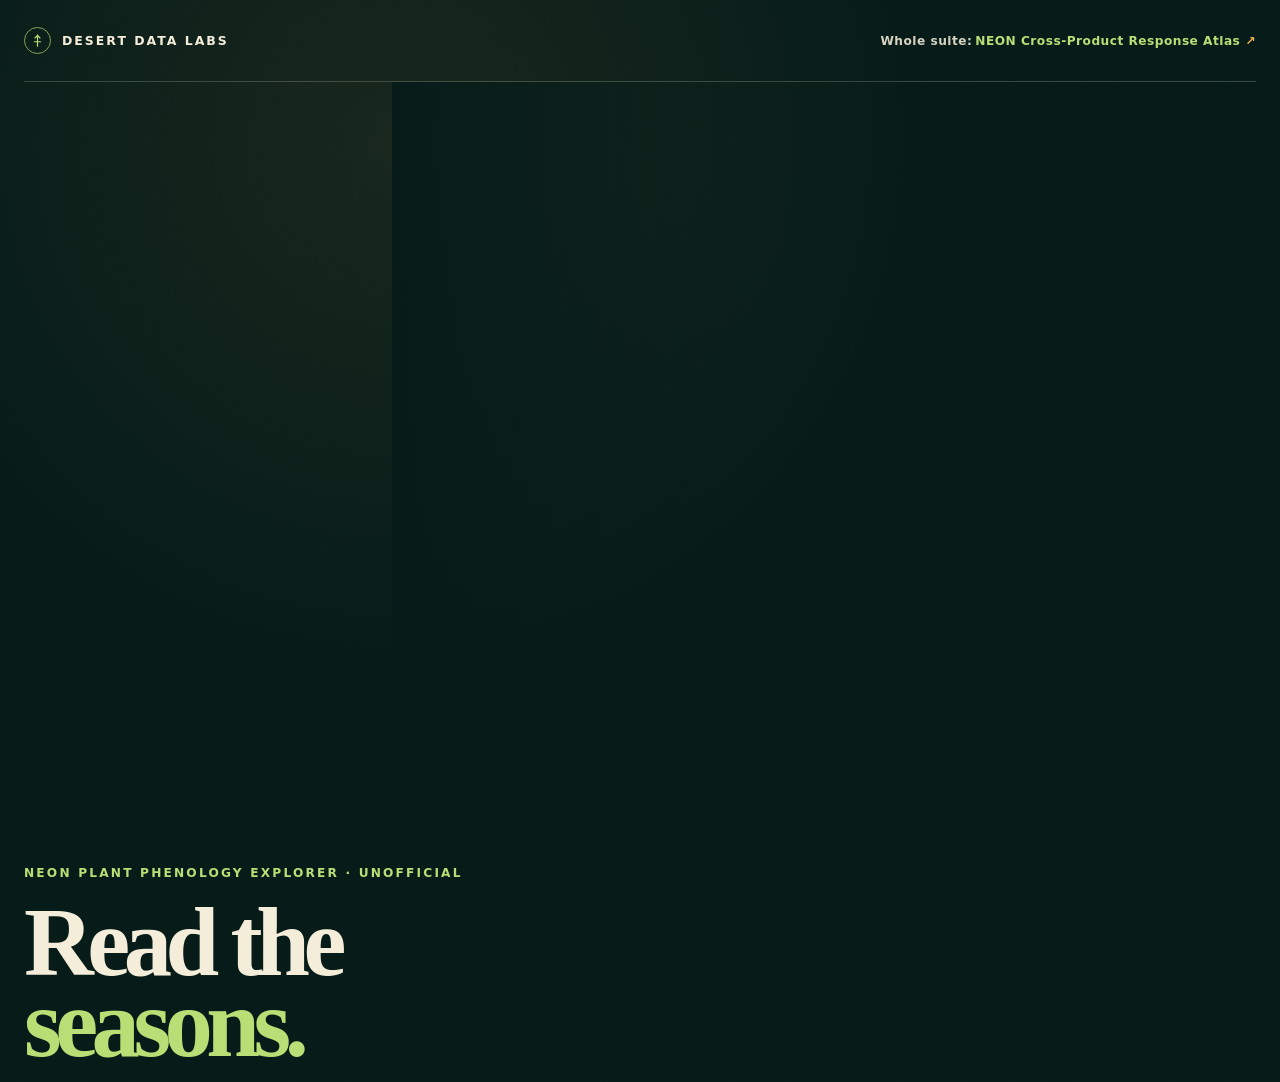
<file: docs/index.html>
<!doctype html>
<html lang="en">
<head>
  <meta charset="utf-8">
  <meta name="viewport" content="width=device-width,initial-scale=1">
  <title>NEON Plant Phenology Explorer · Read the seasons.</title>
  <meta name="description" content="Follow tagged plants through the turning year with public NEON phenology observations.">
  <meta name="theme-color" content="#071c19">
  <meta name="color-scheme" content="dark">

  <link rel="canonical" href="https://tgilbert14.github.io/NEON-Plant-Phenology-Explorer/">
  <link rel="preload" as="image" href="assets/phenology-seasonal-hero-v1.jpg" media="(min-width: 701px)" fetchpriority="high">
  <link rel="preload" as="image" href="assets/phenology-seasonal-mobile-v1.jpg" media="(max-width: 700px)" fetchpriority="high">

  <meta property="og:type" content="website">
  <meta property="og:site_name" content="NEON Explorer Suite">
  <meta property="og:url" content="https://tgilbert14.github.io/NEON-Plant-Phenology-Explorer/">
  <meta property="og:title" content="Read the seasons.">
  <meta property="og:description" content="Follow tagged plants through the turning year.">
  <meta property="og:image" content="https://tgilbert14.github.io/NEON-Plant-Phenology-Explorer/og-image-v2.jpg">
  <meta property="og:image:width" content="1200">
  <meta property="og:image:height" content="630">
  <meta property="og:image:alt" content="Cut-paper seasonal plants beside the words Read the seasons.">
  <meta name="twitter:card" content="summary_large_image">
  <meta name="twitter:title" content="Read the seasons.">
  <meta name="twitter:description" content="Follow tagged plants through the turning year.">
  <meta name="twitter:image" content="https://tgilbert14.github.io/NEON-Plant-Phenology-Explorer/og-image-v2.jpg">
  <meta name="twitter:image:alt" content="Cut-paper seasonal plants beside the words Read the seasons.">

  <style>
    :root {
      --forest: #071c19;
      --forest-2: #0d2c26;
      --leaf: #b9de75;
      --leaf-soft: #ddf1ac;
      --amber: #efad51;
      --paper: #f3edda;
      --paper-2: #d7d3c3;
      --ink: #15241f;
      --line: rgba(243, 237, 218, .2);
      --sans: Aptos, "Segoe UI", ui-sans-serif, system-ui, -apple-system, BlinkMacSystemFont, sans-serif;
      --serif: Iowan Old Style, Palatino Linotype, Book Antiqua, Palatino, Georgia, serif;
    }

    *, *::before, *::after { box-sizing: border-box; }
    html { background: var(--forest); scroll-behavior: smooth; }
    body {
      margin: 0;
      color: var(--ink);
      background: var(--paper);
      font-family: var(--sans);
      -webkit-font-smoothing: antialiased;
      text-rendering: optimizeLegibility;
    }
    img { max-width: 100%; }
    a { color: inherit; }
    a:focus-visible, summary:focus-visible {
      outline: 3px solid var(--leaf);
      outline-offset: 5px;
    }
    .skip {
      position: fixed;
      z-index: 100;
      top: -80px;
      left: 16px;
      min-height: 44px;
      display: inline-flex;
      align-items: center;
      padding: 0 16px;
      border-radius: 999px;
      color: var(--forest);
      background: var(--paper);
      font-weight: 850;
      transition: top .2s ease;
    }
    .skip:focus { top: 16px; }

    .poster {
      position: relative;
      min-height: 100svh;
      overflow: hidden;
      isolation: isolate;
      color: var(--paper);
      background:
        radial-gradient(circle at 14% 82%, rgba(185, 222, 117, .12), transparent 28%),
        radial-gradient(circle at 31% 7%, rgba(239, 173, 81, .08), transparent 25%),
        var(--forest);
    }
    .poster::after {
      content: "";
      position: absolute;
      z-index: -1;
      inset: 0;
      opacity: .15;
      pointer-events: none;
      background-image: url("data:image/svg+xml,%3Csvg xmlns='http://www.w3.org/2000/svg' width='110' height='110' viewBox='0 0 110 110'%3E%3Cfilter id='n'%3E%3CfeTurbulence type='fractalNoise' baseFrequency='.8' numOctaves='3' stitchTiles='stitch'/%3E%3C/filter%3E%3Crect width='100%25' height='100%25' filter='url(%23n)' opacity='.18'/%3E%3C/svg%3E");
      mix-blend-mode: soft-light;
    }
    .topline {
      position: relative;
      z-index: 5;
      width: min(1440px, calc(100% - 48px));
      min-height: 82px;
      display: flex;
      align-items: center;
      justify-content: space-between;
      gap: 24px;
      margin: 0 auto;
      border-bottom: 1px solid var(--line);
    }
    .brand {
      display: inline-flex;
      align-items: center;
      gap: 11px;
      font-size: .78rem;
      font-weight: 850;
      letter-spacing: .16em;
      text-transform: uppercase;
    }
    .brand-mark {
      width: 27px;
      height: 27px;
      display: grid;
      place-items: center;
      flex: 0 0 auto;
      border: 1px solid rgba(185, 222, 117, .68);
      border-radius: 50%;
      color: var(--leaf);
    }
    .brand-mark svg { width: 15px; height: 15px; }
    .cover-nav { display: flex; }
    .suite-jump {
      min-height: 44px;
      display: inline-flex;
      align-items: center;
      color: var(--paper-2);
      font-size: .76rem;
      font-weight: 760;
      letter-spacing: .04em;
      text-decoration: none;
    }
    .suite-jump strong { margin-left: 3px; color: var(--leaf); }
    .suite-jump span { margin-left: 5px; color: var(--amber); }
    .suite-jump:hover strong { color: var(--leaf-soft); }

    .poster-grid {
      width: min(1440px, calc(100% - 48px));
      min-height: calc(100svh - 82px);
      display: grid;
      grid-template-columns: minmax(360px, .84fr) minmax(520px, 1.36fr);
      align-items: stretch;
      margin: 0 auto;
    }
    .poster-copy {
      z-index: 3;
      align-self: center;
      max-width: 630px;
      padding: 70px 0 88px;
    }
    .eyebrow {
      margin: 0 0 22px;
      color: var(--leaf);
      font-size: .76rem;
      font-weight: 850;
      letter-spacing: .18em;
      text-transform: uppercase;
    }
    h1 {
      max-width: 690px;
      margin: 0;
      font-family: var(--serif);
      font-size: clamp(4.2rem, 7.55vw, 8rem);
      font-weight: 600;
      letter-spacing: -.067em;
      line-height: .84;
      text-wrap: balance;
    }
    h1 span, h1 em { display: block; }
    h1 em { color: var(--leaf); font-style: normal; font-weight: 600; }
    .promise {
      max-width: 470px;
      margin: 31px 0 0;
      color: var(--paper-2);
      font-size: clamp(1.06rem, 1.4vw, 1.3rem);
      line-height: 1.55;
    }
    .poster-actions { margin-top: 34px; }
    .button {
      min-height: 52px;
      display: inline-flex;
      align-items: center;
      justify-content: center;
      gap: 11px;
      padding: 0 24px;
      border-radius: 999px;
      color: var(--forest);
      background: var(--leaf);
      box-shadow: 0 14px 42px rgba(185, 222, 117, .17);
      font-size: .91rem;
      font-weight: 850;
      text-decoration: none;
      transition: transform .2s ease, box-shadow .2s ease, background .2s ease;
    }
    .button:hover {
      background: var(--leaf-soft);
      box-shadow: 0 18px 50px rgba(185, 222, 117, .26);
      transform: translateY(-2px);
    }
    .button svg { width: 17px; height: 17px; }

    .poster-art {
      position: relative;
      align-self: stretch;
      min-height: 600px;
      margin: 0 -4vw 0 -8vw;
    }
    .poster-art::before {
      content: "";
      position: absolute;
      z-index: 1;
      inset: 0;
      pointer-events: none;
      background: linear-gradient(90deg, var(--forest) 0%, rgba(7, 28, 25, .79) 12%, transparent 43%);
    }
    .poster-art picture { width: 100%; height: 100%; display: block; }
    .poster-art img {
      width: 100%;
      height: 100%;
      min-height: calc(100svh - 82px);
      display: block;
      object-fit: cover;
      object-position: 62% center;
      filter: saturate(.98) contrast(1.03);
    }
    footer {
      padding: 30px 24px 38px;
      color: #59665f;
      background: var(--paper);
      font-size: .76rem;
      line-height: 1.65;
    }
    .footer-inner {
      width: min(1160px, 100%);
      display: flex;
      justify-content: space-between;
      gap: 42px;
      margin: 0 auto;
    }
    .footer-copy { max-width: 820px; }
    .footer-copy > p { margin: 0; }
    .honesty { margin-top: 10px; }
    .honesty summary {
      width: fit-content;
      min-height: 44px;
      display: flex;
      align-items: center;
      cursor: pointer;
      color: var(--ink);
      font-weight: 800;
    }
    .honesty p { max-width: 790px; margin: 2px 0 0; }
    .footer-links { display: flex; gap: 8px 18px; white-space: nowrap; }
    .footer-links a {
      min-height: 44px;
      display: inline-flex;
      align-items: center;
      font-weight: 750;
      text-underline-offset: 4px;
    }

    @media (max-width: 980px) {
      .poster-grid { grid-template-columns: .95fr 1.05fr; }
      .poster-art { margin-right: -12vw; margin-left: -14vw; }
      .poster-copy { padding-right: 8px; }
    }
    @media (max-width: 700px) {
      .topline { width: calc(100% - 32px); min-height: 66px; }
      .brand { font-size: .66rem; letter-spacing: .1em; }
      .brand-mark { width: 25px; height: 25px; }
      .suite-jump { max-width: 152px; font-size: .66rem; line-height: 1.25; text-align: right; }
      .poster-grid {
        width: 100%;
        min-height: auto;
        display: flex;
        flex-direction: column;
      }
      .poster-art {
        order: 1;
        width: 100%;
        height: 42svh;
        min-height: 300px;
        margin: 0;
      }
      .poster-art::before { background: linear-gradient(0deg, var(--forest) 0%, transparent 42%); }
      .poster-art img {
        height: 42svh;
        min-height: 300px;
        object-position: 52% 54%;
      }
      .poster-copy {
        order: 2;
        width: calc(100% - 32px);
        align-self: center;
        padding: 26px 0 38px;
      }
      .eyebrow { margin-bottom: 13px; font-size: .65rem; }
      h1 { font-size: clamp(3.5rem, 18.2vw, 5.35rem); line-height: .84; }
      .promise { margin-top: 22px; font-size: 1rem; }
      .poster-actions { margin-top: 25px; }
      .button { width: 100%; }
      .footer-inner { display: block; }
      .footer-links { margin-top: 12px; white-space: normal; flex-wrap: wrap; }
    }
    @media (max-width: 420px) and (max-height: 860px) {
      .poster-art, .poster-art img { height: 34svh; min-height: 34svh; }
      .poster-copy { padding-top: 22px; }
      h1 { font-size: clamp(3rem, 16.3vw, 3.7rem); }
      .promise { margin-top: 18px; }
      .poster-actions { margin-top: 20px; }
    }
    @media (max-width: 340px) {
      .topline { gap: 10px; }
      .brand { font-size: .61rem; }
      .suite-jump { max-width: 126px; font-size: .61rem; }
      .poster-copy { width: calc(100% - 24px); }
      h1 { font-size: 2.85rem; }
    }
    @media (prefers-reduced-motion: reduce) {
      html { scroll-behavior: auto; }
      *, *::before, *::after {
        animation-duration: .01ms !important;
        animation-iteration-count: 1 !important;
        transition-duration: .01ms !important;
      }
      .button:hover { transform: none; }
    }
    @media (prefers-contrast: more) {
      .promise { color: var(--paper); }
      footer { color: #26352f; }
    }
    @media (forced-colors: active) {
      .brand-mark, .button { border: 2px solid ButtonText; }
    }
  </style>
</head>
<body>
  <a class="skip" href="#main">Skip to the poster</a>

  <main id="main" class="poster" tabindex="-1">
    <header class="topline">
      <span class="brand" aria-label="Desert Data Labs">
        <span class="brand-mark" aria-hidden="true">
          <svg viewBox="0 0 24 24" fill="none"><path d="M12 3v18M8 8l4-4 4 4M7 14h10" stroke="currentColor" stroke-width="1.8" stroke-linecap="round" stroke-linejoin="round"/></svg>
        </span>
        Desert Data Labs
      </span>
      <nav class="cover-nav" aria-label="NEON Explorer Suite">
        <a class="suite-jump" href="https://tgilbert14.github.io/NEON-Driver-Cascade/">Whole suite: <strong>NEON Cross-Product Response Atlas</strong><span aria-hidden="true">↗</span></a>
      </nav>
    </header>

    <div class="poster-grid">
      <div class="poster-copy">
        <p class="eyebrow">NEON Plant Phenology Explorer · unofficial</p>
        <h1><span>Read the</span> <em>seasons.</em></h1>
        <p class="promise">Follow tagged plants through the turning year.</p>
        <div class="poster-actions">
          <a class="button" href="https://019ee118-bf17-1622-bd5d-e59cab3b36a7.share.connect.posit.cloud/">
            Pick a place
            <svg viewBox="0 0 20 20" aria-hidden="true"><path d="M4 10h11M11 6l4 4-4 4" fill="none" stroke="currentColor" stroke-width="2" stroke-linecap="round" stroke-linejoin="round"/></svg>
          </a>
        </div>
      </div>

      <figure class="poster-art">
        <picture>
          <source media="(max-width: 700px)" srcset="assets/phenology-seasonal-mobile-v1.jpg">
          <img src="assets/phenology-seasonal-hero-v1.jpg" width="1666" height="944"
            fetchpriority="high" decoding="async"
            alt="Cut-paper landscape showing plants and the same tree through spring, summer, autumn, and winter.">
        </picture>
      </figure>
    </div>
  </main>

  <footer>
    <div class="footer-inner">
      <div class="footer-copy">
        <p>Explore 46 places watched by NEON, the National Ecological Observatory Network, a U.S. field network funded by the NSF. Data: <a href="https://data.neonscience.org/data-products/DP1.10055.001">Plant Phenology Observations · DP1.10055.001</a> (CC BY 4.0). Built by Desert Data Labs; unofficial and not endorsed by NEON, Battelle, or the NSF.</p>
        <details class="honesty">
          <summary>What am I looking at?</summary>
          <p>The explorer follows scored phenophases on a fixed roster of tagged plants, with cadence, coverage, and interval-censored onset kept visible. Those observations describe monitored timing, not plant abundance, productivity, unobserved phenophases, or what caused a seasonal change.</p>
        </details>
      </div>
      <div class="footer-links">
        <a href="https://github.com/tgilbert14/NEON-Plant-Phenology-Explorer">Source</a>
        <a href="mailto:desertdatalabs@gmail.com?subject=NEON%20Plant%20Phenology%20Explorer">Feedback</a>
      </div>
    </div>
  </footer>
</body>
</html>
</file>
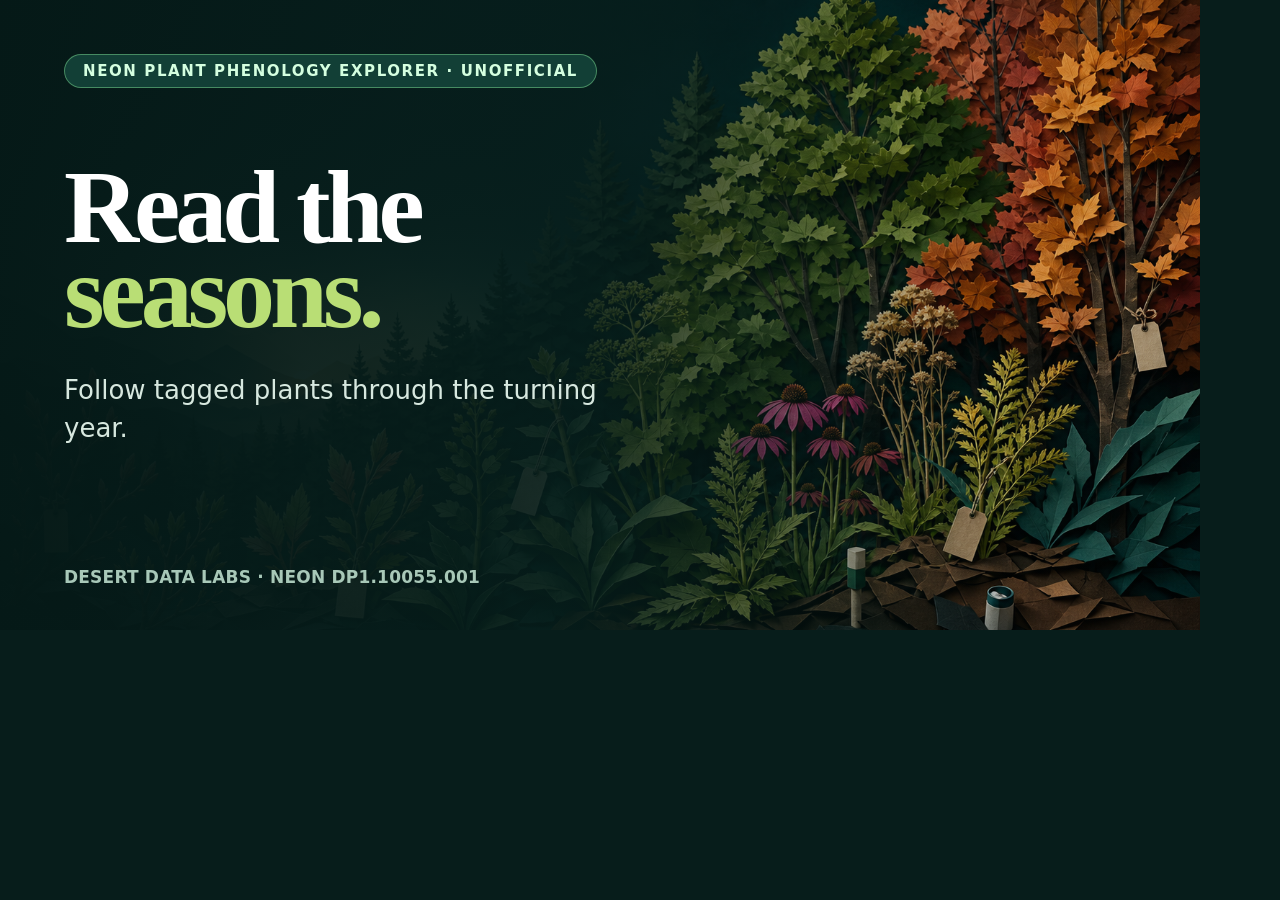
<file: docs/assets/phenology-social-render.html>
<!doctype html>
<html lang="en">
<head>
  <meta charset="utf-8">
  <title>Phenology social-card renderer</title>
  <style>
    *{box-sizing:border-box} html,body{width:1200px;height:630px;margin:0;overflow:hidden;background:#071d1b}
    body{font-family:system-ui,-apple-system,"Segoe UI",sans-serif;color:#fff;background-image:linear-gradient(90deg,rgba(5,25,23,.99) 0%,rgba(6,29,27,.91) 48%,rgba(5,21,20,.12) 82%),url("phenology-seasonal-hero-v1-source.png");background-position:center;background-size:cover}
    main{width:1200px;height:630px;padding:54px 64px;position:relative}
    .eyebrow{display:inline-block;padding:7px 18px;border:1px solid rgba(123,216,142,.5);border-radius:999px;background:#123f36;color:#d5ffe0;font-size:15px;font-weight:800;letter-spacing:1.6px}
    h1{font:600 104px/.82 Georgia,Cambria,serif;letter-spacing:-5px;margin:76px 0 0;width:600px}
    h1 em{display:block;color:#b9de75;font-style:normal}
    .lead{margin:36px 0 0;width:565px;color:#d7e8df;font-size:26px;line-height:1.48;font-weight:520}
    footer{position:absolute;left:64px;bottom:43px;color:#a8c8b8;font-size:17px;font-weight:700;letter-spacing:.2px}
  </style>
</head>
<body><main>
  <div class="eyebrow">NEON PLANT PHENOLOGY EXPLORER · UNOFFICIAL</div>
  <h1>Read the<em>seasons.</em></h1>
  <p class="lead">Follow tagged plants through the turning year.</p>
  <footer>DESERT DATA LABS · NEON DP1.10055.001</footer>
</main></body>
</html>
</file>
